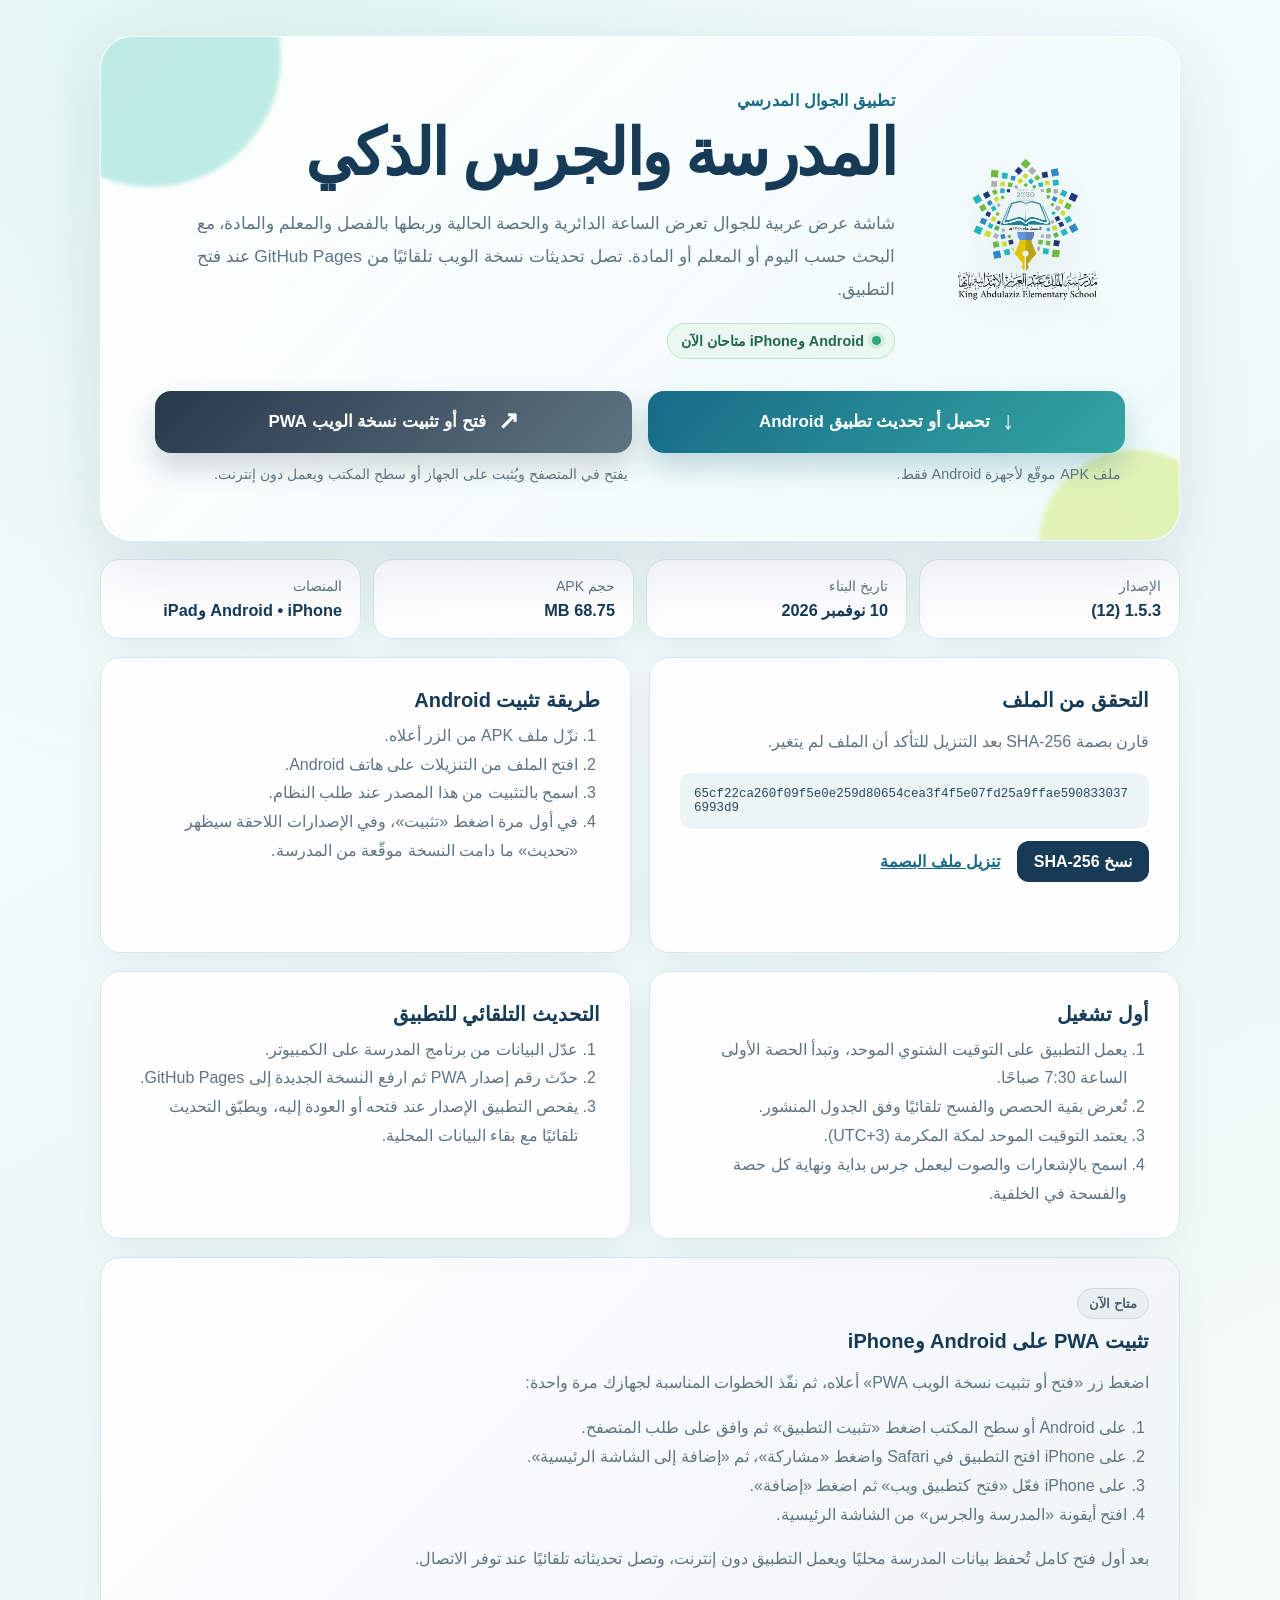
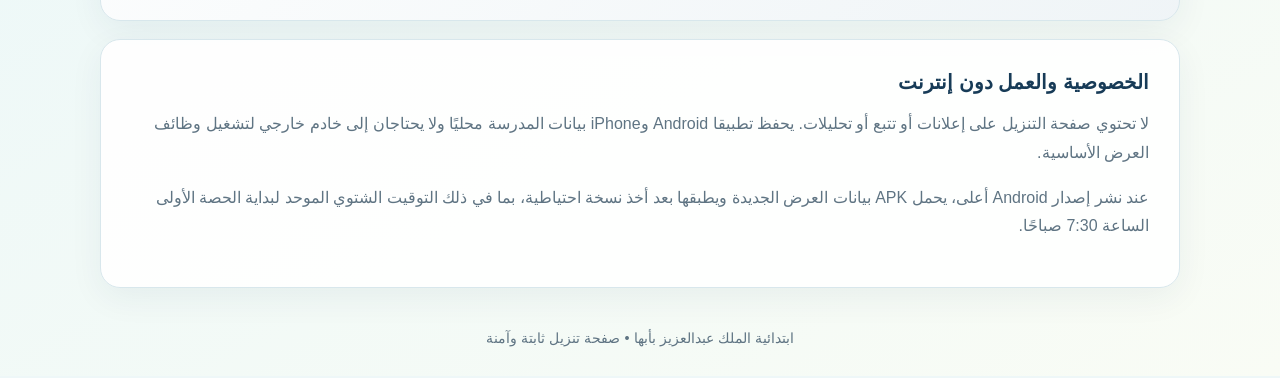
<file: index.html>
<!doctype html>
<html lang="ar" dir="rtl">
<head>
  <meta charset="utf-8">
  <meta name="viewport" content="width=device-width,initial-scale=1,viewport-fit=cover">
  <meta name="theme-color" content="#176b87">
  <meta name="description" content="تنزيل تطبيق المدرسة والجرس الذكي وفتح نسخة PWA وتثبيتها على Android وiPhone وسطح المكتب.">
  <link rel="icon" type="image/png" href="./favicon.png">
  <link rel="manifest" href="./manifest.webmanifest">
  <link rel="stylesheet" href="./styles.css">
  <title>تنزيل تطبيق المدرسة والجرس الذكي</title>
</head>
<body>
  <main class="page-shell">
    <section class="hero" aria-labelledby="app-title">
      <div class="glow glow-one" aria-hidden="true"></div>
      <div class="glow glow-two" aria-hidden="true"></div>
      <div class="brand-card">
        <img class="logo" src="./assets/logo.png" width="220" height="220" alt="شعار مدرسة الملك عبدالعزيز الابتدائية">
        <div>
          <span class="eyebrow">تطبيق الجوال المدرسي</span>
          <h1 id="app-title">المدرسة والجرس الذكي</h1>
          <p class="lead">شاشة عرض عربية للجوال تعرض الساعة الدائرية والحصة الحالية وربطها بالفصل والمعلم والمادة، مع البحث حسب اليوم أو المعلم أو المادة. تصل تحديثات نسخة الويب تلقائيًا من GitHub Pages عند فتح التطبيق.</p>
          <div class="status"><span class="status-dot" aria-hidden="true"></span>Android وiPhone متاحان الآن</div>
        </div>
      </div>

      <div class="download-panel" aria-label="خيارات التطبيق حسب النظام">
        <div class="platform-download">
          <a class="download-button" href="./downloads/SchoolApp.apk" download="SchoolApp.apk">
            <span aria-hidden="true">↓</span>
            تحميل أو تحديث تطبيق Android
          </a>
          <p class="platform-note">ملف APK موقّع لأجهزة Android فقط.</p>
        </div>
        <div class="platform-download">
          <a class="download-button iphone-button" href="./iphone/">
            <span aria-hidden="true">↗</span>
            فتح أو تثبيت نسخة الويب PWA
          </a>
          <p class="platform-note">يفتح في المتصفح ويُثبت على الجهاز أو سطح المكتب ويعمل دون إنترنت.</p>
        </div>
      </div>
    </section>

    <section class="facts" aria-label="معلومات الإصدار">
      <article><span>الإصدار</span><strong>1.5.3 (12)</strong></article>
      <article><span>تاريخ البناء</span><strong>10 نوفمبر 2026</strong></article>
      <article><span>حجم APK</span><strong>68.75 MB</strong></article>
      <article><span>المنصات</span><strong>Android • iPhone وiPad</strong></article>
    </section>

    <section class="content-grid">
      <article class="card">
        <h2>التحقق من الملف</h2>
        <p>قارن بصمة SHA-256 بعد التنزيل للتأكد أن الملف لم يتغير.</p>
        <code id="sha-value">65cf22ca260f09f5e0e259d80654cea3f4f5e07fd25a9ffae5908330376993d9</code>
        <button id="copy-sha" type="button">نسخ SHA-256</button>
        <a class="text-link" href="./downloads/SchoolApp.apk.sha256" download>تنزيل ملف البصمة</a>
        <p id="copy-status" class="copy-status" role="status" aria-live="polite"></p>
      </article>

      <article class="card">
        <h2>طريقة تثبيت Android</h2>
        <ol>
          <li>نزّل ملف APK من الزر أعلاه.</li>
          <li>افتح الملف من التنزيلات على هاتف Android.</li>
          <li>اسمح بالتثبيت من هذا المصدر عند طلب النظام.</li>
          <li>في أول مرة اضغط «تثبيت»، وفي الإصدارات اللاحقة سيظهر «تحديث» ما دامت النسخة موقّعة من المدرسة.</li>
        </ol>
      </article>

      <article class="card">
        <h2>أول تشغيل</h2>
        <ol>
          <li>يعمل التطبيق على التوقيت الشتوي الموحد، وتبدأ الحصة الأولى الساعة 7:30 صباحًا.</li>
          <li>تُعرض بقية الحصص والفسح تلقائيًا وفق الجدول المنشور.</li>
          <li>يعتمد التوقيت الموحد لمكة المكرمة (UTC+3).</li>
          <li>اسمح بالإشعارات والصوت ليعمل جرس بداية ونهاية كل حصة والفسحة في الخلفية.</li>
        </ol>
      </article>

      <article class="card">
        <h2>التحديث التلقائي للتطبيق</h2>
        <ol>
          <li>عدّل البيانات من برنامج المدرسة على الكمبيوتر.</li>
          <li>حدّث رقم إصدار PWA ثم ارفع النسخة الجديدة إلى GitHub Pages.</li>
          <li>يفحص التطبيق الإصدار عند فتحه أو العودة إليه، ويطبّق التحديث تلقائيًا مع بقاء البيانات المحلية.</li>
        </ol>
      </article>
    </section>

    <section id="iphone-status" class="iphone-status-card" aria-labelledby="iphone-title">
      <div>
        <span class="availability-badge">متاح الآن</span>
        <h2 id="iphone-title">تثبيت PWA على Android وiPhone</h2>
        <p>اضغط زر «فتح أو تثبيت نسخة الويب PWA» أعلاه، ثم نفّذ الخطوات المناسبة لجهازك مرة واحدة:</p>
        <ol>
          <li>على Android أو سطح المكتب اضغط «تثبيت التطبيق» ثم وافق على طلب المتصفح.</li>
          <li>على iPhone افتح التطبيق في Safari واضغط «مشاركة»، ثم «إضافة إلى الشاشة الرئيسية».</li>
          <li>على iPhone فعّل «فتح كتطبيق ويب» ثم اضغط «إضافة».</li>
          <li>افتح أيقونة «المدرسة والجرس» من الشاشة الرئيسية.</li>
        </ol>
        <p>بعد أول فتح كامل تُحفظ بيانات المدرسة محليًا ويعمل التطبيق دون إنترنت، وتصل تحديثاته تلقائيًا عند توفر الاتصال.</p>
      </div>
    </section>

    <section class="privacy-card">
      <h2>الخصوصية والعمل دون إنترنت</h2>
      <p>لا تحتوي صفحة التنزيل على إعلانات أو تتبع أو تحليلات. يحفظ تطبيقا Android وiPhone بيانات المدرسة محليًا ولا يحتاجان إلى خادم خارجي لتشغيل وظائف العرض الأساسية.</p>
      <p>عند نشر إصدار Android أعلى، يحمل APK بيانات العرض الجديدة ويطبقها بعد أخذ نسخة احتياطية، بما في ذلك التوقيت الشتوي الموحد لبداية الحصة الأولى الساعة 7:30 صباحًا.</p>
    </section>
  </main>
  <footer>ابتدائية الملك عبدالعزيز بأبها • صفحة تنزيل ثابتة وآمنة</footer>
  <script src="./app.js" defer></script>
</body>
</html>
</file>
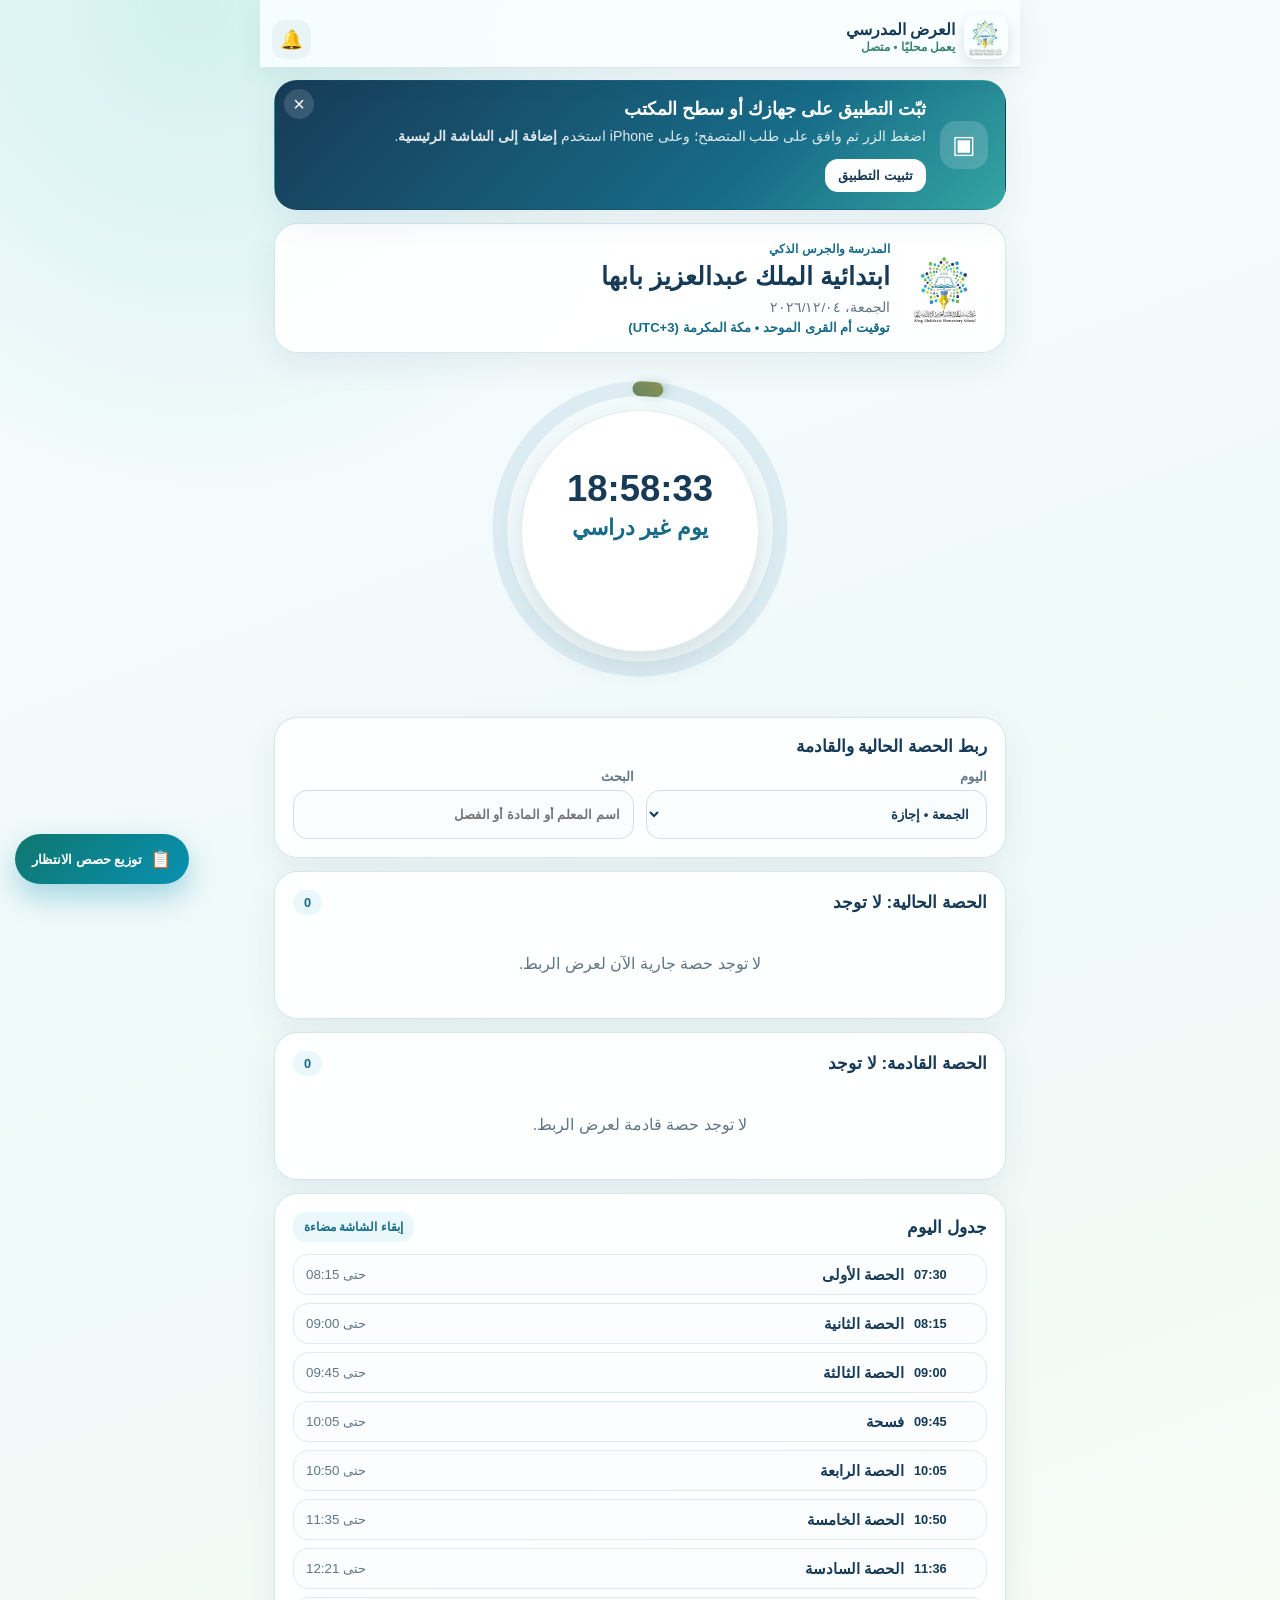
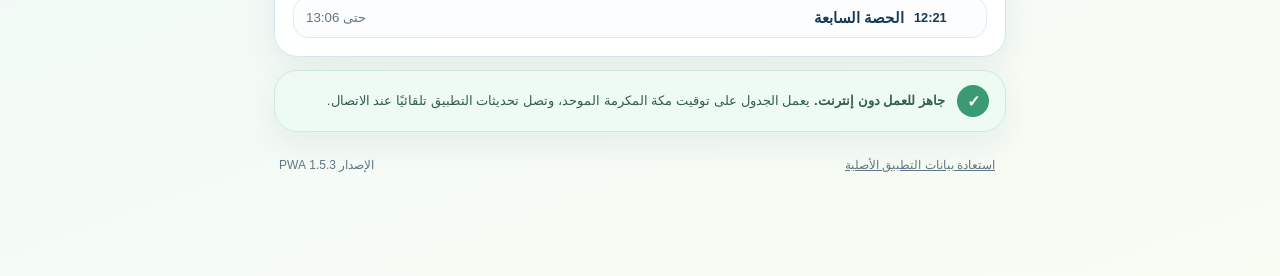
<file: iphone/index.html>
<!doctype html>
<html lang="ar" dir="rtl">
<head>
  <meta charset="utf-8">
  <meta name="viewport" content="width=device-width,initial-scale=1,viewport-fit=cover">
  <meta name="theme-color" content="#176b87">
  <meta name="description" content="تطبيق المدرسة والجرس الذكي للعرض المدرسي على Android وiPhone ويعمل دون إنترنت.">
  <meta name="apple-mobile-web-app-capable" content="yes">
  <meta name="mobile-web-app-capable" content="yes">
  <meta name="apple-mobile-web-app-status-bar-style" content="default">
  <meta name="apple-mobile-web-app-title" content="المدرسة والجرس">
  <link rel="manifest" href="./manifest.webmanifest">
  <link rel="apple-touch-icon" sizes="180x180" href="./icons/apple-touch-icon.png">
  <link rel="icon" type="image/png" sizes="192x192" href="./icons/icon-192.png">
  <link rel="stylesheet" href="./styles.css">
  <title>المدرسة والجرس الذكي</title>
</head>
<body>
  <div id="boot" class="boot" aria-live="polite">
    <img src="./icons/icon-1024.png" width="150" height="150" alt="">
    <strong>المدرسة والجرس الذكي</strong>
    <span>جاري تجهيز بيانات المدرسة…</span>
    <div class="boot-bar"><i></i></div>
  </div>

  <main id="app" class="app-shell" hidden>
    <header class="topbar">
      <div class="topbar-title">
        <img src="./icons/icon-192.png" width="44" height="44" alt="">
        <div>
          <strong>العرض المدرسي</strong>
          <span id="connection-state">يعمل محليًا</span>
        </div>
      </div>
      <div class="topbar-actions">
        <button id="bell-button" class="icon-button" type="button" title="تشغيل الجرس" aria-label="تشغيل الجرس">🔔</button>
      </div>
    </header>

    <section id="install-card" class="install-card" aria-labelledby="install-title">
      <button id="dismiss-install" class="dismiss" type="button" aria-label="إخفاء">×</button>
      <div class="install-icon">▣</div>
      <div>
        <h1 id="install-title">ثبّت التطبيق على جهازك أو سطح المكتب</h1>
        <p>اضغط الزر ثم وافق على طلب المتصفح؛ وعلى iPhone استخدم <strong>إضافة إلى الشاشة الرئيسية</strong>.</p>
        <button id="install-help-button" class="primary-button compact" type="button">تثبيت التطبيق</button>
      </div>
    </section>

    <section class="school-card">
      <img class="school-logo" src="./icons/icon-1024.png" width="84" height="84" alt="شعار المدرسة">
      <div>
        <p class="eyebrow">المدرسة والجرس الذكي</p>
        <h1 id="school-name">ابتدائية الملك عبدالعزيز بأبها</h1>
        <p id="school-date" class="muted"></p>
        <p class="local-start">توقيت أم القرى الموحد • مكة المكرمة (UTC+3)</p>
      </div>
    </section>

    <section class="clock-card" aria-live="polite">
      <div class="clock-ring">
        <svg viewBox="0 0 320 320" aria-hidden="true">
          <defs>
            <linearGradient id="ring-gradient" x1="0" y1="0" x2="1" y2="1">
              <stop offset="0" stop-color="#34a5a3"></stop>
              <stop offset=".58" stop-color="#176b87"></stop>
              <stop offset="1" stop-color="#f3b61f"></stop>
            </linearGradient>
          </defs>
          <circle class="ring-track" cx="160" cy="160" r="142"></circle>
          <circle id="ring-progress" class="ring-progress" cx="160" cy="160" r="142"></circle>
        </svg>
        <div class="clock-content">
          <time id="current-time">00:00:00</time>
          <strong id="period-title">تهيئة الجدول</strong>
          <span id="period-detail"></span>
          <b id="countdown"></b>
        </div>
      </div>
    </section>

    <section class="panel controls-panel">
      <h2>ربط الحصة الحالية والقادمة</h2>
      <label>
        <span>اليوم</span>
        <select id="day-select"></select>
      </label>
      <label>
        <span>البحث</span>
        <input id="search-input" type="search" inputmode="search" autocomplete="off" placeholder="اسم المعلم أو المادة أو الفصل">
      </label>
    </section>

    <section class="panel">
      <div class="section-heading">
        <h2 id="current-links-title">الحصة الحالية</h2>
        <span id="links-count" class="count-pill">0</span>
      </div>
      <div id="current-links" class="links-list"></div>
    </section>

    <section class="panel">
      <div class="section-heading">
        <h2 id="next-links-title">الحصة القادمة</h2>
        <span id="next-links-count" class="count-pill">0</span>
      </div>
      <div id="next-links" class="links-list"></div>
    </section>

    <section class="panel">
      <div class="section-heading">
        <h2>جدول اليوم</h2>
        <button id="wake-button" class="subtle-button" type="button">إبقاء الشاشة مضاءة</button>
      </div>
      <div id="schedule-list" class="schedule-list"></div>
    </section>

    <section class="offline-note">
      <span>✓</span>
      <p><strong>جاهز للعمل دون إنترنت.</strong> يعمل الجدول على توقيت مكة المكرمة الموحد، وتصل تحديثات التطبيق تلقائيًا عند الاتصال.</p>
    </section>

    <button id="waiting-button" class="waiting-fab" type="button" aria-label="عرض توزيع حصص الانتظار">
      <span aria-hidden="true">📋</span>
      <strong>توزيع حصص الانتظار</strong>
    </button>

    <footer>
      <button id="reset-button" type="button">استعادة بيانات التطبيق الأصلية</button>
      <span>الإصدار 1.5.3 PWA</span>
    </footer>
  </main>

  <div id="modal" class="modal" hidden>
    <div class="modal-backdrop" data-close-modal></div>
    <section class="modal-sheet" role="dialog" aria-modal="true" aria-labelledby="modal-title">
      <button class="modal-close" type="button" data-close-modal aria-label="إغلاق">×</button>
      <div id="modal-content"></div>
    </section>
  </div>

  <div id="toast" class="toast" role="status" aria-live="polite" hidden></div>

  <script src="./vendor/fflate.js" defer></script>
  <script src="./vendor/sql-wasm.js" defer></script>
  <script src="./app.js" defer></script>
</body>
</html>
</file>
<file: styles.css>
:root {
  color-scheme: light;
  --ink: #173b57;
  --muted: #5f7483;
  --primary: #176b87;
  --secondary: #34a5a3;
  --line: #d8e7ec;
  --surface: rgba(255,255,255,.92);
  font-family: Tahoma, Arial, sans-serif;
}

* { box-sizing: border-box; }
html { background: #eef7f8; scroll-behavior: smooth; }
body { margin: 0; color: var(--ink); background: radial-gradient(circle at 20% 0,#dff5ef 0,transparent 36%),linear-gradient(150deg,#f8fcff,#edf8f8 55%,#f9fcf5); min-height: 100vh; }
a { color: inherit; }
.page-shell { width: min(1080px,calc(100% - 28px)); margin: 0 auto; padding: 36px 0 24px; }
.hero { position: relative; overflow: hidden; border: 1px solid rgba(255,255,255,.7); border-radius: 32px; padding: clamp(22px,5vw,54px); background: linear-gradient(135deg,rgba(255,255,255,.94),rgba(237,250,248,.88)); box-shadow: 0 24px 70px rgba(23,59,87,.12); }
.glow { position: absolute; border-radius: 50%; filter: blur(2px); opacity: .55; pointer-events: none; }
.glow-one { width: 260px; height: 260px; top: -110px; left: -80px; background: #8ddbd0; }
.glow-two { width: 190px; height: 190px; bottom: -100px; right: -50px; background: #d7ec7f; }
.brand-card { position: relative; display: grid; grid-template-columns: 190px 1fr; gap: clamp(18px,4vw,40px); align-items: center; }
.logo { width: 100%; height: auto; max-height: 190px; object-fit: contain; filter: drop-shadow(0 12px 18px rgba(23,59,87,.14)); }
.eyebrow { display: inline-block; color: var(--primary); font-weight: 800; letter-spacing: .02em; margin-bottom: 8px; }
h1 { margin: 0; font-size: clamp(2rem,5vw,4rem); line-height: 1.12; letter-spacing: -.04em; }
.lead { color: var(--muted); font-size: 1.08rem; line-height: 1.9; max-width: 700px; }
.status { display: inline-flex; align-items: center; gap: 8px; padding: 9px 13px; border-radius: 999px; color: #23664f; background: #eaf8f0; border: 1px solid #bde4cd; font-size: .9rem; font-weight: 700; }
.status-dot { width: 9px; height: 9px; background: #32a774; border-radius: 50%; box-shadow: 0 0 0 4px rgba(50,167,116,.14); }
.download-panel { position: relative; margin-top: 32px; display: grid; grid-template-columns: repeat(2,minmax(0,1fr)); gap: 16px; }
.platform-download { min-width: 0; }
.download-button { display: inline-flex; align-items: center; justify-content: center; gap: 12px; padding: 17px 24px; border-radius: 16px; background: linear-gradient(135deg,var(--primary),var(--secondary)); color: #fff; text-decoration: none; font-weight: 900; font-size: 1.06rem; box-shadow: 0 14px 28px rgba(23,107,135,.25); transition: transform .2s ease,box-shadow .2s ease; }
.download-button:hover,.download-button:focus-visible { transform: translateY(-2px); box-shadow: 0 18px 34px rgba(23,107,135,.32); }
.download-button span { font-size: 1.55rem; line-height: 1; }
.platform-download .download-button { width: 100%; min-height: 62px; }
.iphone-button { background: linear-gradient(135deg,#27384a,#5f7483); box-shadow: 0 14px 28px rgba(39,56,74,.2); }
.iphone-button:hover,.iphone-button:focus-visible { box-shadow: 0 18px 34px rgba(39,56,74,.28); }
.platform-note { margin: 10px 4px 0; color: var(--muted); line-height: 1.6; font-size: .9rem; }
.facts { display: grid; grid-template-columns: repeat(4,1fr); gap: 12px; margin: 18px 0; }
.facts article,.card,.privacy-card,.iphone-status-card { border: 1px solid var(--line); background: var(--surface); border-radius: 20px; box-shadow: 0 10px 34px rgba(23,59,87,.06); }
.facts article { padding: 18px; display: grid; gap: 7px; }
.facts span { color: var(--muted); font-size: .88rem; }
.facts strong { font-size: 1.02rem; }
.content-grid { display: grid; grid-template-columns: 1fr 1fr; gap: 18px; }
.card,.privacy-card,.iphone-status-card { padding: clamp(20px,4vw,30px); }
h2 { margin: 0 0 10px; font-size: 1.25rem; }
.card p,.privacy-card p,.iphone-status-card p,.card li,.iphone-status-card li { color: var(--muted); line-height: 1.8; }
.card ol,.iphone-status-card ol { margin: 8px 0 0; padding-right: 22px; }
code { display: block; direction: ltr; text-align: left; padding: 14px; overflow-wrap: anywhere; background: #edf4f6; border-radius: 12px; color: #24495d; font-family: Consolas,monospace; font-size: .78rem; }
button { border: 0; border-radius: 12px; background: var(--ink); color: #fff; padding: 11px 17px; font: inherit; font-weight: 800; cursor: pointer; margin-top: 12px; }
.text-link { display: inline-block; margin-right: 12px; color: var(--primary); font-weight: 800; }
.copy-status { min-height: 1.5em; margin-bottom: 0; }
.iphone-status-card { margin-top: 18px; scroll-margin-top: 18px; background: linear-gradient(135deg,rgba(255,255,255,.96),rgba(239,244,247,.94)); }
.availability-badge { display: inline-block; margin-bottom: 10px; padding: 7px 11px; border-radius: 999px; color: #4c5f6c; background: #e9eff2; border: 1px solid #cfdae0; font-size: .84rem; font-weight: 800; }
.privacy-card { margin-top: 18px; }
footer { text-align: center; color: var(--muted); padding: 18px 12px 30px; font-size: .9rem; }

@media (max-width: 760px) {
  .page-shell { width: min(100% - 18px,1080px); padding-top: 10px; }
  .hero { border-radius: 24px; padding: 22px 18px; }
  .brand-card { grid-template-columns: 1fr; text-align: center; }
  .logo { width: 150px; justify-self: center; }
  .lead { font-size: 1rem; }
  .status { justify-content: center; }
  .download-panel { grid-template-columns: 1fr; }
  .download-button { width: 100%; }
  .facts { grid-template-columns: 1fr 1fr; }
  .content-grid { grid-template-columns: 1fr; }
}

@media (max-width: 390px) {
  .facts { grid-template-columns: 1fr; }
  h1 { font-size: 2rem; }
}

@media (prefers-reduced-motion: reduce) {
  * { scroll-behavior: auto !important; transition: none !important; }
}
</file>
<file: iphone/styles.css>
:root {
  color-scheme: light;
  --navy: #173b57;
  --primary: #176b87;
  --secondary: #34a5a3;
  --sky: #eaf7fb;
  --amber: #f3b61f;
  --muted: #607785;
  --line: #d7e7ec;
  --danger: #c63f3f;
  --safe-top: env(safe-area-inset-top, 0px);
  --safe-bottom: env(safe-area-inset-bottom, 0px);
  font-family: Tahoma, Arial, sans-serif;
}

* { box-sizing: border-box; }

html {
  min-height: 100%;
  background: #eef8fa;
  -webkit-text-size-adjust: 100%;
}

body {
  min-height: 100vh;
  min-height: 100dvh;
  margin: 0;
  color: var(--navy);
  background:
    radial-gradient(circle at 15% 0, rgba(99, 205, 190, .25), transparent 31rem),
    linear-gradient(160deg, #f7fcff, #eff9f8 55%, #f9fcf3);
  overscroll-behavior-y: none;
}

button, input, select { font: inherit; }
button { -webkit-tap-highlight-color: transparent; }
[hidden] { display: none !important; }

.boot {
  position: fixed;
  inset: 0;
  z-index: 50;
  display: grid;
  place-content: center;
  justify-items: center;
  gap: 13px;
  padding: 28px;
  padding-top: calc(28px + var(--safe-top));
  background: linear-gradient(155deg, #f6fcff, #e9f8f4);
  text-align: center;
}

.boot img { width: 145px; height: 145px; object-fit: contain; }
.boot strong { font-size: 1.32rem; font-weight: 900; }
.boot span { color: var(--muted); }
.boot-bar { width: min(220px, 70vw); height: 7px; overflow: hidden; border-radius: 999px; background: #dcecf2; }
.boot-bar i { display: block; width: 45%; height: 100%; border-radius: inherit; background: linear-gradient(90deg, var(--secondary), var(--primary)); animation: loading 1.1s ease-in-out infinite alternate; }

@keyframes loading { to { transform: translateX(-120%); } }

.app-shell {
  width: min(760px, 100%);
  min-height: 100vh;
  margin: 0 auto;
  padding: calc(80px + var(--safe-top)) 14px calc(28px + var(--safe-bottom));
}

.topbar {
  position: fixed;
  z-index: 30;
  top: 0;
  left: 50%;
  width: min(760px, 100%);
  min-height: calc(68px + var(--safe-top));
  transform: translateX(-50%);
  display: flex;
  align-items: flex-end;
  justify-content: space-between;
  gap: 10px;
  padding: calc(8px + var(--safe-top)) 12px 8px;
  border-bottom: 1px solid rgba(211, 229, 235, .9);
  background: rgba(250, 254, 255, .88);
  box-shadow: 0 8px 28px rgba(23, 59, 87, .08);
  -webkit-backdrop-filter: blur(20px);
  backdrop-filter: blur(20px);
}

.topbar-title { min-width: 0; display: flex; align-items: center; gap: 9px; }
.topbar-title img { width: 44px; height: 44px; flex: 0 0 auto; border-radius: 12px; box-shadow: 0 5px 14px rgba(23, 59, 87, .14); }
.topbar-title div { min-width: 0; display: grid; gap: 1px; }
.topbar-title strong { overflow: hidden; text-overflow: ellipsis; white-space: nowrap; font-size: .98rem; }
.topbar-title span { color: #37846f; font-size: .72rem; font-weight: 700; }
.topbar-actions { display: flex; align-items: center; gap: 5px; }

.icon-button, .text-button, .primary-button, .subtle-button {
  border: 0;
  border-radius: 13px;
  cursor: pointer;
  font-weight: 800;
}

.icon-button {
  display: grid;
  width: 39px;
  height: 39px;
  place-items: center;
  padding: 0;
  color: var(--navy);
  background: #e9f4f6;
  font-size: 1.17rem;
}

.icon-button.is-active { color: #fff; background: var(--primary); box-shadow: 0 7px 18px rgba(23, 107, 135, .28); }

.text-button {
  min-height: 39px;
  padding: 0 11px;
  color: #fff;
  background: var(--primary);
}

.text-button span { font-size: 1.2rem; }

.install-card, .school-card, .panel, .offline-note {
  border: 1px solid rgba(211, 229, 235, .95);
  border-radius: 23px;
  background: rgba(255, 255, 255, .92);
  box-shadow: 0 12px 34px rgba(23, 59, 87, .07);
}

.install-card {
  position: relative;
  display: grid;
  grid-template-columns: auto 1fr;
  gap: 14px;
  align-items: center;
  margin-bottom: 13px;
  padding: 17px;
  padding-left: 42px;
  color: #fff;
  border-color: transparent;
  background: linear-gradient(135deg, #173b57, #176b87 65%, #34a5a3);
}

.install-card h1 { margin: 0 0 5px; font-size: 1.13rem; }
.install-card p { margin: 0 0 10px; color: rgba(255,255,255,.86); font-size: .88rem; line-height: 1.7; }
.install-icon { display: grid; width: 48px; height: 48px; place-items: center; border-radius: 16px; background: rgba(255,255,255,.16); font-size: 1.55rem; }
.dismiss { position: absolute; top: 8px; left: 9px; width: 30px; height: 30px; border: 0; border-radius: 50%; color: #fff; background: rgba(255,255,255,.14); font-size: 1.25rem; }

.primary-button { padding: 13px 19px; color: #fff; background: linear-gradient(135deg, var(--primary), var(--secondary)); box-shadow: 0 9px 22px rgba(23, 107, 135, .22); }
.primary-button.compact { padding: 9px 13px; color: var(--navy); background: #fff; box-shadow: none; font-size: .82rem; }

.school-card {
  display: grid;
  grid-template-columns: 84px 1fr;
  gap: 14px;
  align-items: center;
  padding: 17px;
}

.school-logo { width: 84px; height: 84px; object-fit: contain; }
.eyebrow { margin: 0 0 3px; color: var(--primary); font-size: .78rem; font-weight: 800; }
.school-card h1 { margin: 0; font-size: clamp(1.12rem, 5vw, 1.55rem); line-height: 1.45; }
.muted { margin: 4px 0 0; color: var(--muted); font-size: .85rem; }
.local-start { margin: 5px 0 0; color: var(--primary); font-size: .82rem; font-weight: 800; }

.clock-card { display: grid; place-items: center; padding: 18px 0 13px; }
.clock-ring { position: relative; width: min(316px, 88vw); aspect-ratio: 1; }
.clock-ring svg { width: 100%; height: 100%; transform: rotate(-90deg); overflow: visible; }
.ring-track, .ring-progress { fill: none; stroke-width: 15; }
.ring-track { stroke: #dcecf2; }
.ring-progress { stroke: url(#ring-gradient); stroke-linecap: round; stroke-dasharray: 892.22; stroke-dashoffset: 875; transition: stroke-dashoffset .5s linear; filter: drop-shadow(0 5px 5px rgba(23,107,135,.2)); }

.clock-content {
  position: absolute;
  inset: 39px;
  display: flex;
  flex-direction: column;
  align-items: center;
  justify-content: center;
  padding: 15px;
  border: 1px solid rgba(216, 231, 236, .72);
  border-radius: 50%;
  background: #fff;
  box-shadow: 0 13px 28px rgba(23, 59, 87, .12);
  text-align: center;
}

.clock-content time { direction: ltr; color: var(--navy); font-size: clamp(1.65rem, 9vw, 2.28rem); font-weight: 900; font-variant-numeric: tabular-nums; }
.clock-content strong { margin-top: 5px; color: var(--primary); font-size: clamp(1.04rem, 5vw, 1.35rem); }
.clock-content span { min-height: 1.35em; margin-top: 3px; color: var(--muted); font-size: .85rem; }
.clock-content b { direction: ltr; min-height: 1.4em; margin-top: 6px; color: #a87400; font-size: 1.14rem; font-variant-numeric: tabular-nums; }

.panel { margin-top: 13px; padding: 18px; }
.panel h2 { margin: 0 0 13px; font-size: 1.08rem; }
.controls-panel { display: grid; grid-template-columns: 1fr 1fr; gap: 12px; }
.controls-panel h2 { grid-column: 1 / -1; margin-bottom: 0; }
label { display: grid; gap: 6px; color: var(--muted); font-size: .82rem; font-weight: 800; }
input, select { width: 100%; min-height: 49px; padding: 0 13px; border: 1px solid #cfe1e7; border-radius: 14px; outline: none; color: var(--navy); background: #fafdfe; }
input:focus, select:focus { border-color: var(--primary); box-shadow: 0 0 0 3px rgba(23, 107, 135, .1); }

.section-heading { display: flex; align-items: center; justify-content: space-between; gap: 12px; margin-bottom: 12px; }
.section-heading h2 { margin: 0; }
.count-pill { min-width: 29px; padding: 5px 8px; border-radius: 999px; color: var(--primary); background: var(--sky); text-align: center; font-size: .8rem; font-weight: 900; }
.links-list { display: grid; gap: 9px; }
.assignment-table { overflow: hidden; border: 1px solid #c8d8ea; border-radius: 14px; }
.assignment-table-row { direction: rtl; display: grid; grid-template-columns: .45fr 1fr 2fr 1.5fr; align-items: stretch; border-bottom: 1px solid #d9e4ef; }
.assignment-table-row:last-child { border-bottom: 0; }
.assignment-table-row span { display: grid; min-width: 0; place-items: center; padding: 10px 4px; text-align: center; font-size: .83rem; font-weight: 800; line-height: 1.45; overflow-wrap: anywhere; }
.assignment-table-head { color: var(--navy); background: #e4eefb; }
.assignment-table-head span { padding-top: 11px; padding-bottom: 11px; font-weight: 900; }
.palette-0 { color: #1e3a8a; background: #eff6ff; }
.palette-1 { color: #14532d; background: #f0fdf4; }
.palette-2 { color: #4a1d96; background: #faf5ff; }
.palette-3 { color: #7c2d12; background: #fff7ed; }
.palette-4 { color: #7f1d1d; background: #fef2f2; }
.palette-5 { color: #0c4a6e; background: #f0f9ff; }
.empty { padding: 23px 12px; color: var(--muted); text-align: center; line-height: 1.7; }

.subtle-button { padding: 8px 11px; color: var(--primary); background: var(--sky); font-size: .76rem; }
.subtle-button.is-active { color: #fff; background: var(--primary); }
.schedule-list { display: grid; gap: 8px; }
.schedule-row { display: grid; grid-template-columns: 60px 1fr auto; gap: 10px; align-items: center; padding: 11px 12px; border: 1px solid #e0ebef; border-radius: 15px; background: #fbfdfe; }
.schedule-row.is-current { color: #fff; border-color: transparent; background: linear-gradient(135deg, var(--primary), var(--secondary)); box-shadow: 0 10px 24px rgba(23,107,135,.2); }
.schedule-row time { direction: ltr; font-size: .8rem; font-weight: 900; text-align: left; }
.schedule-row strong { font-size: .91rem; }
.schedule-row small { color: var(--muted); }
.schedule-row.is-current small { color: rgba(255,255,255,.82); }

.offline-note { display: grid; grid-template-columns: 34px 1fr; gap: 10px; align-items: center; margin-top: 13px; padding: 14px 16px; color: #315e50; background: rgba(239, 251, 244, .94); border-color: #cfeadb; }
.offline-note > span { display: grid; width: 32px; height: 32px; place-items: center; border-radius: 50%; color: #fff; background: #3a9a74; font-weight: 900; }
.offline-note p { margin: 0; font-size: .84rem; line-height: 1.7; }

footer { display: flex; align-items: center; justify-content: space-between; gap: 10px; padding: 20px 5px calc(70px + var(--safe-bottom)); color: var(--muted); font-size: .75rem; }
footer button { padding: 6px; border: 0; color: var(--muted); background: transparent; text-decoration: underline; }

.waiting-fab { position: fixed; z-index: 45; left: max(15px, env(safe-area-inset-left)); bottom: calc(16px + var(--safe-bottom)); display: flex; align-items: center; gap: 8px; min-height: 50px; padding: 0 17px; border: 0; border-radius: 999px; color: #fff; background: linear-gradient(135deg, #0f766e, #0891b2); box-shadow: 0 13px 30px rgba(8, 145, 178, .34); font-size: .82rem; }
.waiting-fab span { font-size: 1.08rem; }
.waiting-fab strong { font-weight: 900; }
.waiting-fab:active { transform: translateY(1px); }
.waiting-summary { margin: 0 0 14px; padding: 10px 12px; border: 1px solid #a5f3fc; border-radius: 13px; color: #155e75 !important; background: #ecfeff; text-align: center; font-size: .82rem; font-weight: 900; }
.waiting-search-label { margin-bottom: 8px; }
.waiting-result-count { margin: 8px 0 !important; color: var(--navy) !important; font-size: .79rem; font-weight: 900; }
.waiting-results { display: grid; gap: 9px; }
.waiting-card { display: grid; grid-template-columns: 38px 1fr; gap: 8px 10px; align-items: center; padding: 12px; border: 1px solid #dce8ed; border-radius: 16px; background: #f9fcfd; }
.waiting-order { display: grid; width: 38px; height: 38px; place-items: center; border-radius: 50%; color: var(--primary); background: var(--sky); }
.waiting-identity { display: grid; gap: 2px; min-width: 0; }
.waiting-identity strong { color: var(--navy); font-size: .94rem; }
.waiting-identity span { color: var(--primary); font-size: .78rem; font-weight: 800; }
.waiting-counts { grid-column: 1 / -1; display: flex; flex-wrap: wrap; gap: 6px; }
.waiting-chip { padding: 5px 8px; border-radius: 999px; color: var(--primary); background: var(--sky); font-size: .7rem; font-weight: 900; }
.waiting-chip.reserve { color: #8a5a00; background: #fff4d6; }

.modal[hidden], .toast[hidden] { display: none; }
.modal { position: fixed; z-index: 80; inset: 0; display: grid; align-items: end; }
.modal-backdrop { position: absolute; inset: 0; background: rgba(11, 34, 48, .52); -webkit-backdrop-filter: blur(5px); backdrop-filter: blur(5px); }
.modal-sheet { position: relative; z-index: 1; width: min(620px, 100%); max-height: min(82vh, 720px); margin: 0 auto; overflow: auto; padding: 24px 20px calc(22px + var(--safe-bottom)); border-radius: 28px 28px 0 0; background: #fff; box-shadow: 0 -18px 50px rgba(0,0,0,.2); animation: sheet-in .24s ease-out; }
.modal-close { position: absolute; top: 12px; left: 14px; width: 36px; height: 36px; border: 0; border-radius: 50%; color: var(--navy); background: #eaf3f6; font-size: 1.35rem; }
.modal-sheet h2 { margin: 0 0 10px; padding-left: 36px; font-size: 1.25rem; }
.modal-sheet p, .modal-sheet li { color: var(--muted); line-height: 1.8; }
.modal-sheet ol { padding-right: 22px; }
.modal-sheet .form-actions { display: flex; gap: 9px; margin-top: 18px; }
.modal-sheet input[type="time"] { direction: ltr; margin-top: 9px; font-size: 1.12rem; text-align: center; }
.share-glyph { display: inline-grid; width: 28px; height: 28px; place-items: center; border-radius: 8px; color: #fff; background: #1677d2; font-size: 1.1rem; }

@keyframes sheet-in { from { transform: translateY(45%); opacity: 0; } }

.toast { position: fixed; z-index: 100; right: 50%; bottom: calc(18px + var(--safe-bottom)); width: min(520px, calc(100% - 28px)); transform: translateX(50%); padding: 13px 16px; border-radius: 16px; color: #fff; background: #173b57; box-shadow: 0 14px 34px rgba(23,59,87,.3); text-align: center; font-size: .88rem; font-weight: 700; }
.toast.error { background: var(--danger); }

body.standalone .install-card { display: none; }

@media (max-width: 560px) {
  .app-shell { padding-right: 9px; padding-left: 9px; }
  .topbar { padding-right: 8px; padding-left: 8px; }
  .topbar-title img { width: 40px; height: 40px; }
  .topbar-title strong { font-size: .88rem; }
  .topbar-title span { font-size: .66rem; }
  .topbar-actions { gap: 3px; }
  .icon-button { width: 36px; height: 36px; }
  .text-button { min-height: 36px; padding: 0 9px; font-size: .78rem; }
  .install-card { grid-template-columns: 42px 1fr; padding: 15px; padding-left: 38px; }
  .school-card { grid-template-columns: 70px 1fr; padding: 14px; }
  .school-logo { width: 70px; height: 70px; }
  .controls-panel { grid-template-columns: 1fr; }
  .controls-panel h2 { grid-column: auto; }
  .panel { padding: 15px; }
  .assignment-table-row span { padding-right: 2px; padding-left: 2px; font-size: .76rem; }
  .schedule-row { grid-template-columns: 54px 1fr; }
  .schedule-row small { grid-column: 2; }
}

@media (max-width: 370px) {
  .topbar-title div { display: none; }
  .topbar-title img { width: 38px; height: 38px; }
  .clock-ring { width: 292px; }
  .clock-content { inset: 38px; }
}

@media (prefers-reduced-motion: reduce) {
  *, *::before, *::after { scroll-behavior: auto !important; transition: none !important; animation: none !important; }
}
</file>
